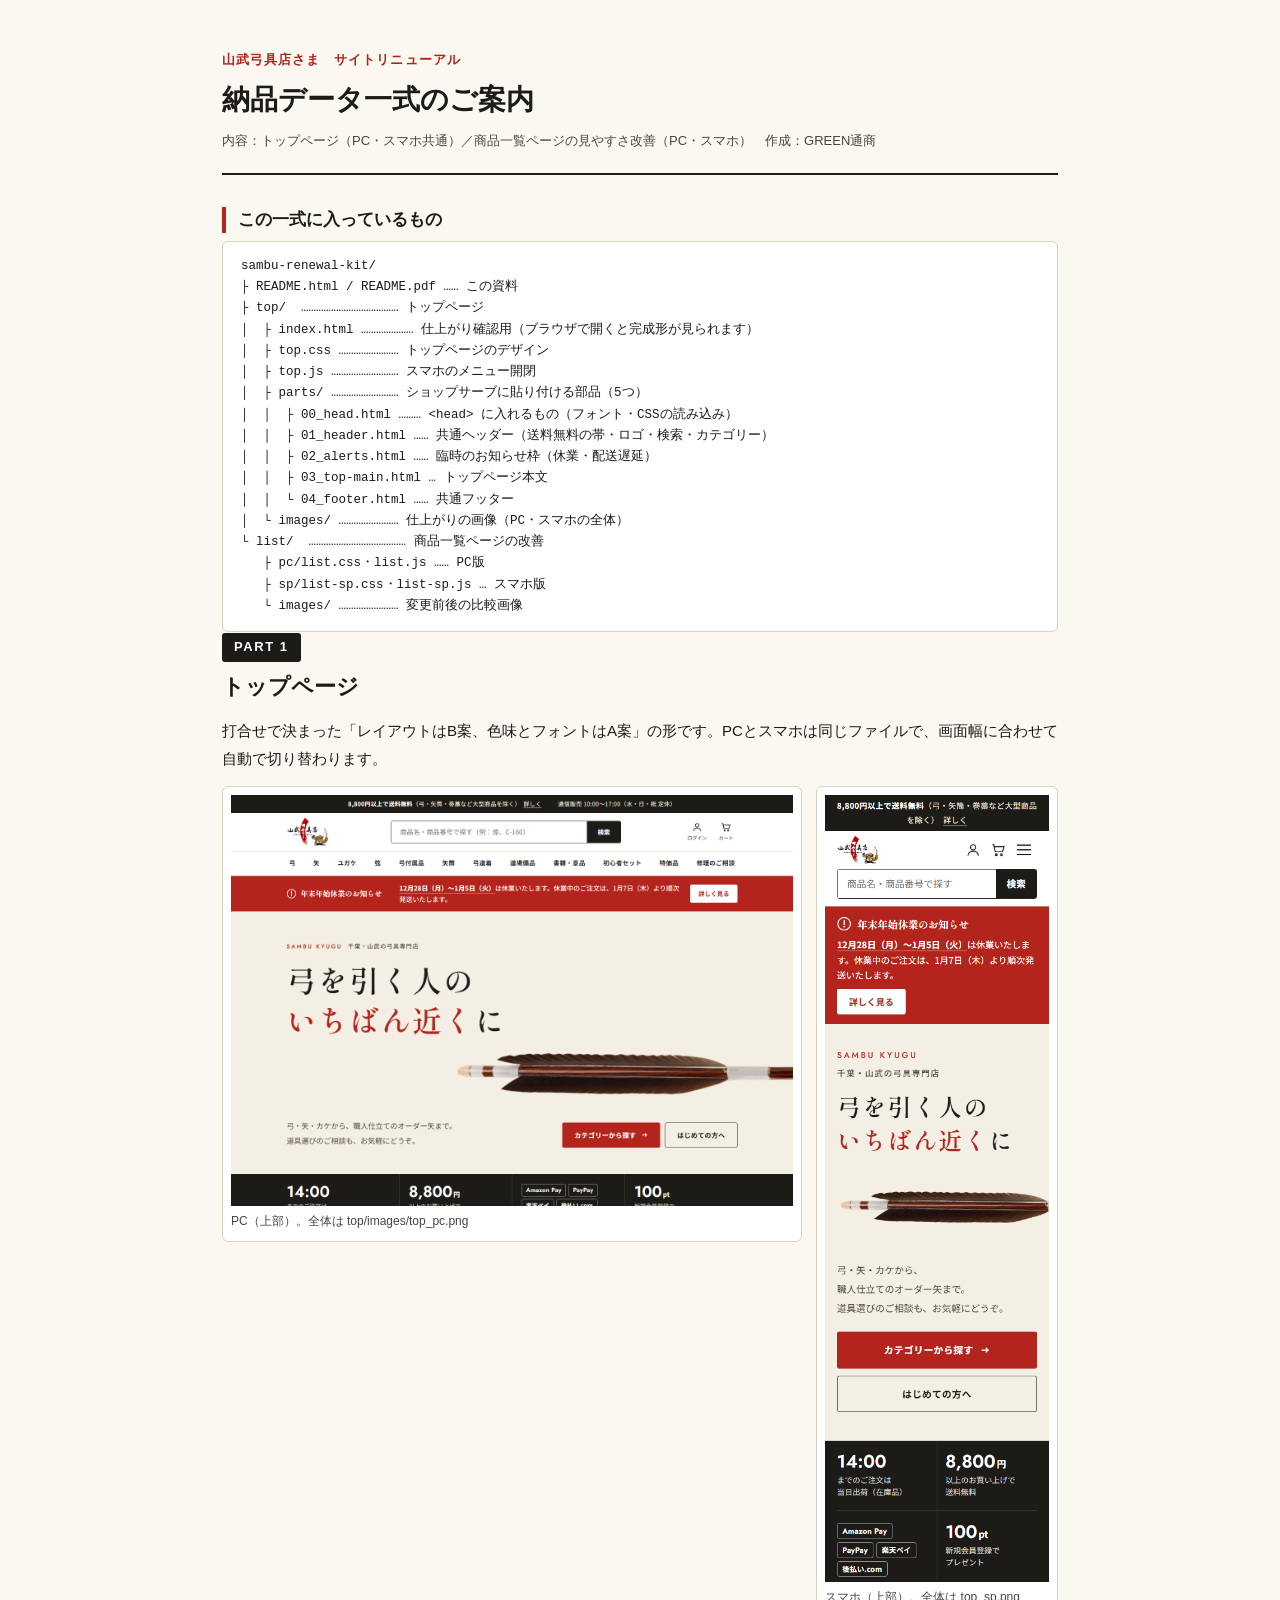
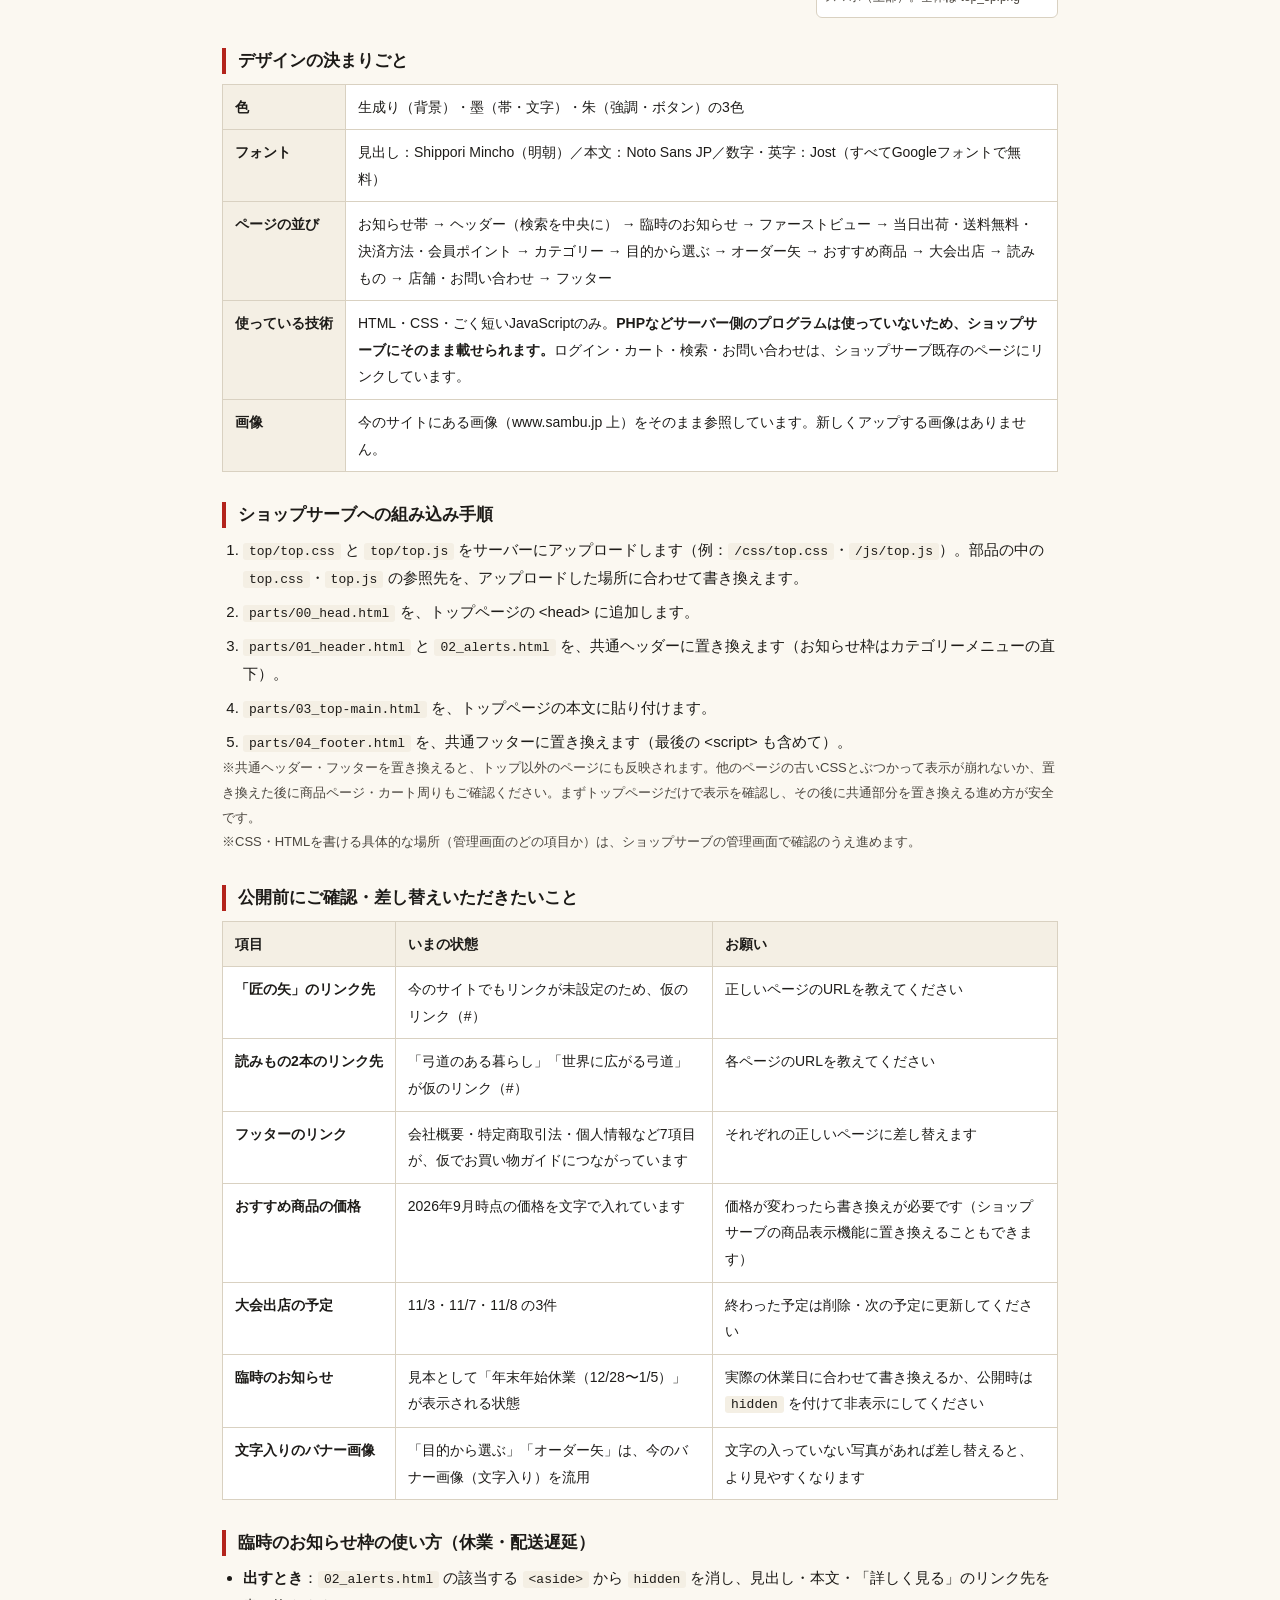
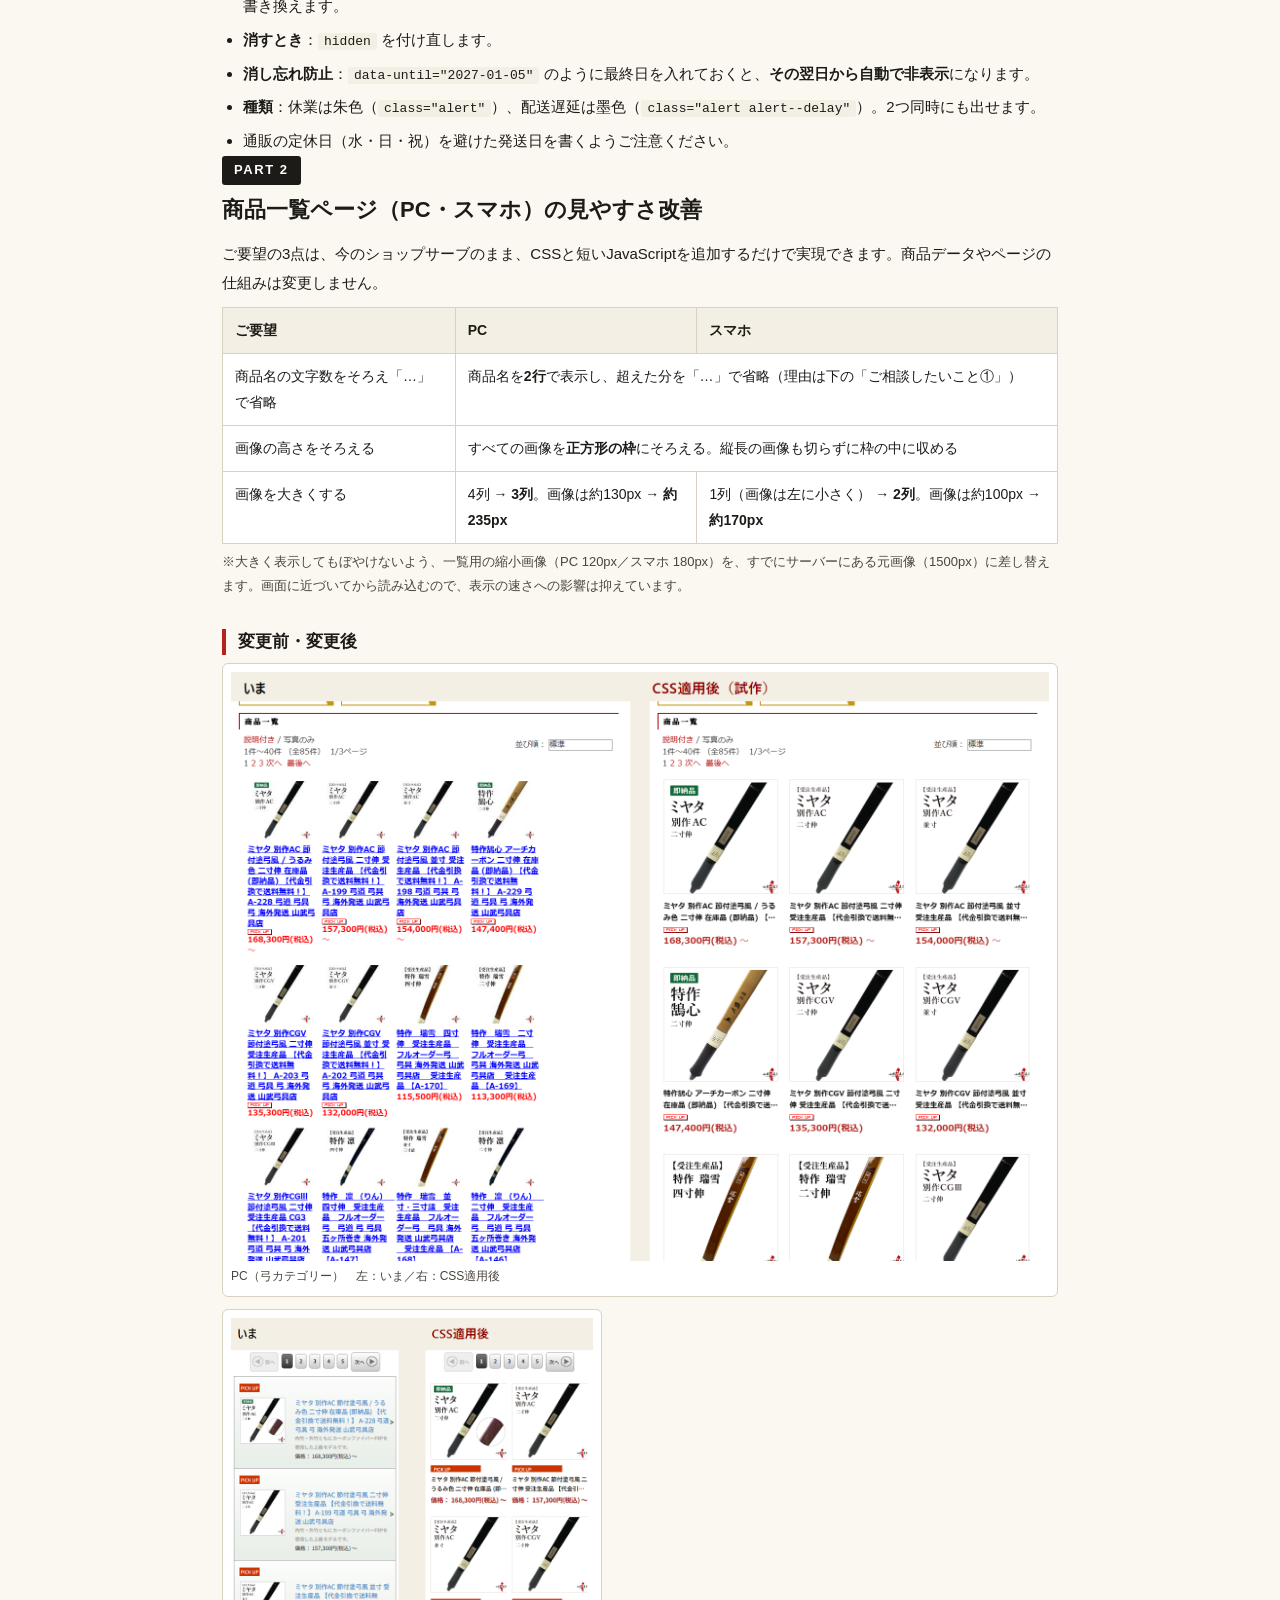
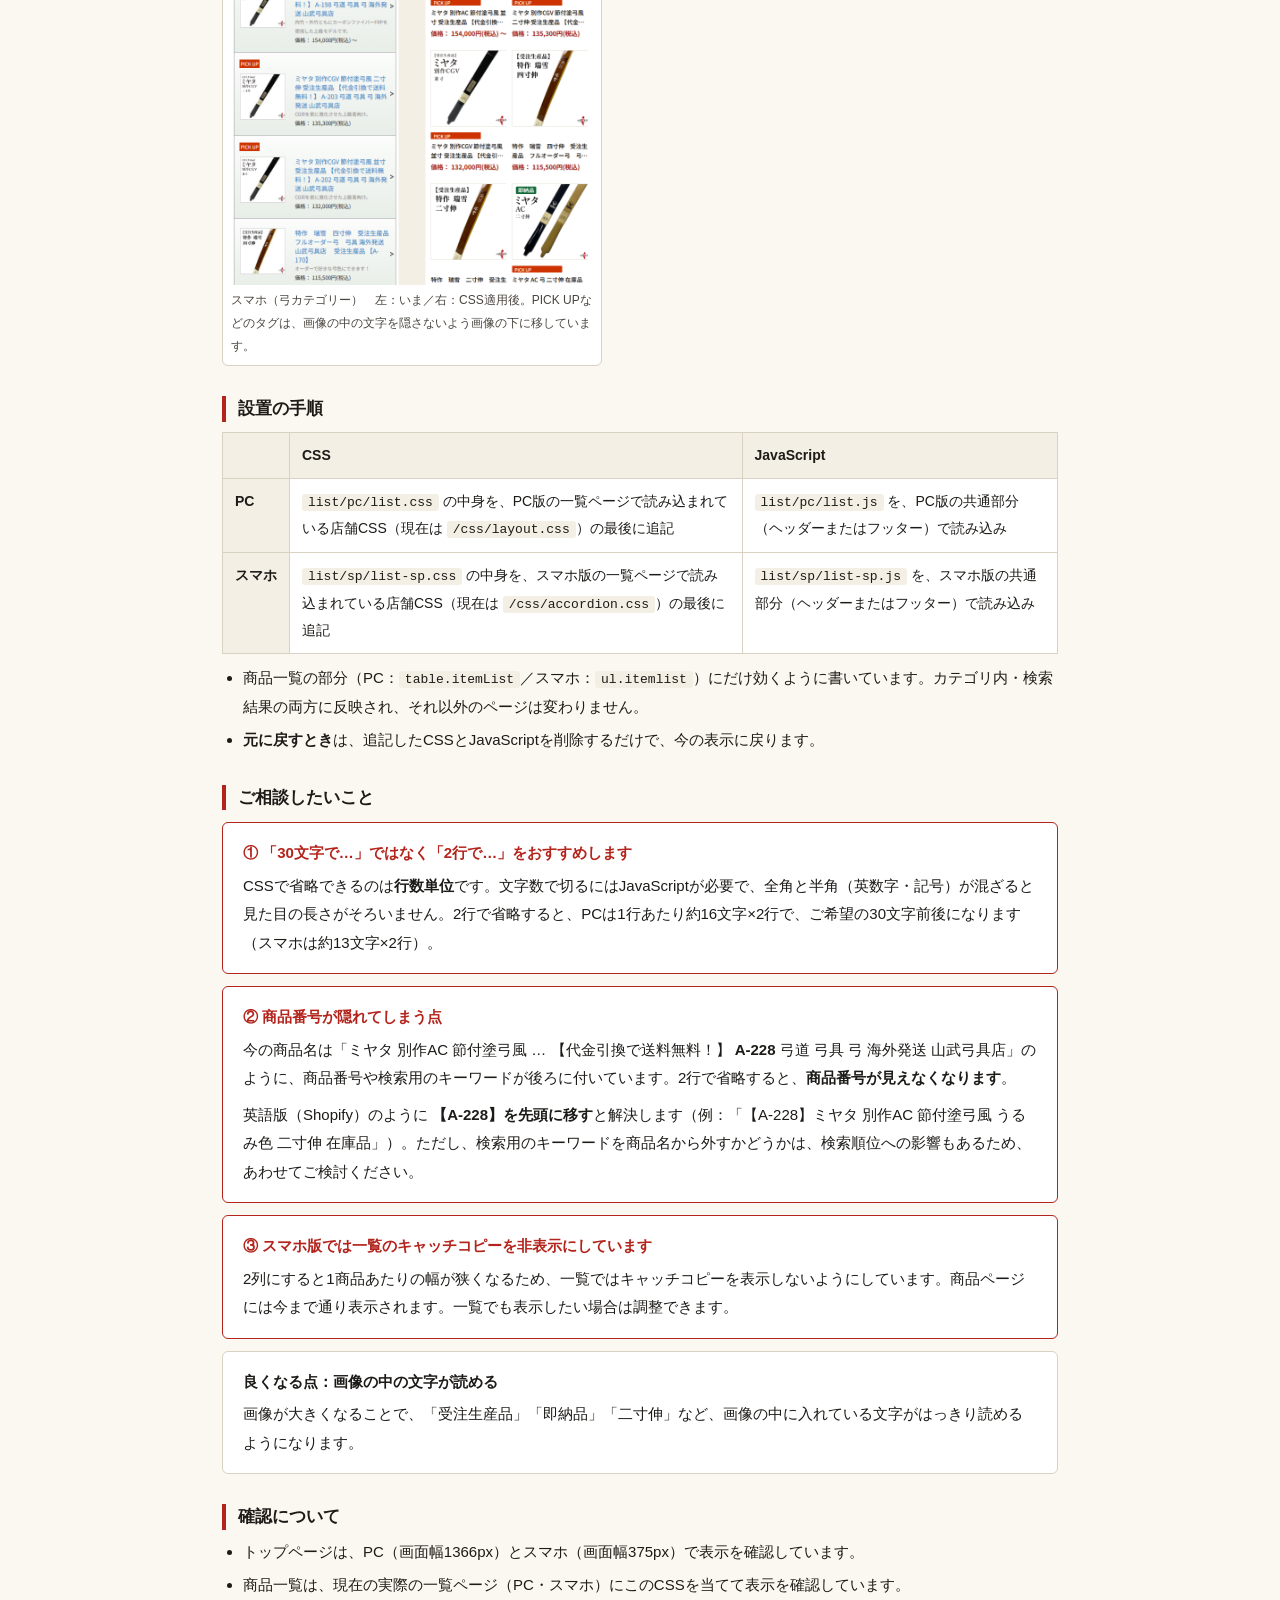
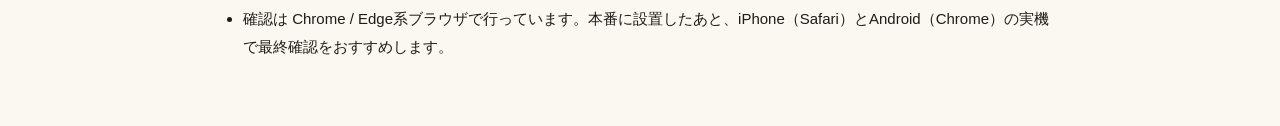
<file: kit/README.html>
<!DOCTYPE html>
<html lang="ja">
<head>
<meta charset="UTF-8">
<meta name="viewport" content="width=device-width, initial-scale=1">
<title>サイトリニューアル 納品データ一式｜山武弓具店</title>
<style>
:root{--sumi:#1d1b18;--soft:#4a453e;--kinari:#f4efe4;--paper:#fbf8f1;--shu:#b3241c;--line:#d9d1c1}
*{box-sizing:border-box;margin:0;padding:0}
body{font-family:"Noto Sans JP","Yu Gothic","Hiragino Kaku Gothic ProN",Meiryo,sans-serif;font-size:15px;line-height:1.9;color:var(--sumi);background:var(--paper)}
.page{max-width:900px;margin:0 auto;padding:48px 32px 64px}
header{border-bottom:2px solid var(--sumi);padding-bottom:20px;margin-bottom:32px}
.kicker{font-size:13px;color:var(--shu);font-weight:700;letter-spacing:.08em}
h1{font-size:28px;line-height:1.5;margin-top:6px}
.meta{font-size:13px;color:var(--soft);margin-top:8px}
.part{font-size:13px;font-weight:700;letter-spacing:.12em;color:#fff;background:var(--sumi);display:inline-block;padding:2px 12px;border-radius:3px;margin-top:40px}
h2{font-size:22px;margin:8px 0 14px;line-height:1.5}
h3{font-size:17px;margin:30px 0 8px;padding-left:12px;border-left:4px solid var(--shu);line-height:1.5}
h4{font-size:15px;margin:16px 0 4px}
p+p{margin-top:8px}
table{width:100%;border-collapse:collapse;margin-top:10px;font-size:14px;background:#fff}
th,td{border:1px solid var(--line);padding:9px 12px;text-align:left;vertical-align:top}
th{background:var(--kinari);font-weight:700;white-space:nowrap}
ol,ul{padding-left:1.4em}
li+li{margin-top:5px}
code{font-family:Consolas,"Courier New",monospace;font-size:13px;background:var(--kinari);padding:1px 6px;border-radius:3px}
.box{background:#fff;border:1px solid var(--line);border-radius:6px;padding:16px 20px;margin-top:12px}
.box--ask{border-color:var(--shu)}
.box--ask h4{margin-top:0;color:var(--shu)}
.figs{display:grid;grid-template-columns:2.4fr 1fr;gap:14px;margin-top:12px;align-items:start}
.figure{background:#fff;border:1px solid var(--line);border-radius:6px;padding:8px}
.figure img{width:100%;height:auto;display:block}
.figure p{font-size:12px;color:var(--soft);margin-top:4px}
.tree{font-family:Consolas,"Courier New",monospace;font-size:12.5px;line-height:1.7;background:#fff;border:1px solid var(--line);border-radius:6px;padding:14px 18px;white-space:pre;overflow-x:auto}
.note{font-size:13px;color:var(--soft)}
.todo td:first-child{white-space:nowrap;font-weight:700}
@media print{
  body{background:#fff;font-size:12.5px}
  .page{padding:0;max-width:none}
  h3{break-after:avoid;margin-top:22px}
  .figure,.box,table,.tree{break-inside:avoid}
  .break{break-before:page}
}
@page{size:A4;margin:15mm 14mm}
</style>
</head>
<body>
<div class="page">

<header>
  <p class="kicker">山武弓具店さま　サイトリニューアル</p>
  <h1>納品データ一式のご案内</h1>
  <p class="meta">内容：トップページ（PC・スマホ共通）／商品一覧ページの見やすさ改善（PC・スマホ）　作成：GREEN通商</p>
</header>

<h3>この一式に入っているもの</h3>
<div class="tree">sambu-renewal-kit/
├ README.html / README.pdf …… この資料
├ top/  ………………………………… トップページ
│  ├ index.html ………………… 仕上がり確認用（ブラウザで開くと完成形が見られます）
│  ├ top.css …………………… トップページのデザイン
│  ├ top.js ……………………… スマホのメニュー開閉
│  ├ parts/ ……………………… ショップサーブに貼り付ける部品（5つ）
│  │  ├ 00_head.html ……… &lt;head&gt; に入れるもの（フォント・CSSの読み込み）
│  │  ├ 01_header.html …… 共通ヘッダー（送料無料の帯・ロゴ・検索・カテゴリー）
│  │  ├ 02_alerts.html …… 臨時のお知らせ枠（休業・配送遅延）
│  │  ├ 03_top-main.html … トップページ本文
│  │  └ 04_footer.html …… 共通フッター
│  └ images/ …………………… 仕上がりの画像（PC・スマホの全体）
└ list/  ………………………………… 商品一覧ページの改善
   ├ pc/list.css・list.js …… PC版
   ├ sp/list-sp.css・list-sp.js … スマホ版
   └ images/ …………………… 変更前後の比較画像</div>

<!-- ======================== トップページ ======================== -->
<p class="part break" style="margin-top:0">PART 1</p>
<h2>トップページ</h2>
<p>打合せで決まった「レイアウトはB案、色味とフォントはA案」の形です。PCとスマホは同じファイルで、画面幅に合わせて自動で切り替わります。</p>

<div class="figs">
  <div class="figure"><img src="top/images/fv_pc.png" alt="トップページ PC ファーストビュー"><p>PC（上部）。全体は top/images/top_pc.png</p></div>
  <div class="figure"><img src="top/images/fv_sp.png" alt="トップページ スマホ ファーストビュー"><p>スマホ（上部）。全体は top_sp.png</p></div>
</div>

<h3>デザインの決まりごと</h3>
<table>
  <tr><th>色</th><td>生成り（背景）・墨（帯・文字）・朱（強調・ボタン）の3色</td></tr>
  <tr><th>フォント</th><td>見出し：Shippori Mincho（明朝）／本文：Noto Sans JP／数字・英字：Jost（すべてGoogleフォントで無料）</td></tr>
  <tr><th>ページの並び</th><td>お知らせ帯 → ヘッダー（検索を中央に） → 臨時のお知らせ → ファーストビュー → 当日出荷・送料無料・決済方法・会員ポイント → カテゴリー → 目的から選ぶ → オーダー矢 → おすすめ商品 → 大会出店 → 読みもの → 店舗・お問い合わせ → フッター</td></tr>
  <tr><th>使っている技術</th><td>HTML・CSS・ごく短いJavaScriptのみ。<b>PHPなどサーバー側のプログラムは使っていないため、ショップサーブにそのまま載せられます。</b>ログイン・カート・検索・お問い合わせは、ショップサーブ既存のページにリンクしています。</td></tr>
  <tr><th>画像</th><td>今のサイトにある画像（www.sambu.jp 上）をそのまま参照しています。新しくアップする画像はありません。</td></tr>
</table>

<h3>ショップサーブへの組み込み手順</h3>
<ol>
  <li><code>top/top.css</code> と <code>top/top.js</code> をサーバーにアップロードします（例：<code>/css/top.css</code>・<code>/js/top.js</code>）。部品の中の <code>top.css</code>・<code>top.js</code> の参照先を、アップロードした場所に合わせて書き換えます。</li>
  <li><code>parts/00_head.html</code> を、トップページの &lt;head&gt; に追加します。</li>
  <li><code>parts/01_header.html</code> と <code>02_alerts.html</code> を、共通ヘッダーに置き換えます（お知らせ枠はカテゴリーメニューの直下）。</li>
  <li><code>parts/03_top-main.html</code> を、トップページの本文に貼り付けます。</li>
  <li><code>parts/04_footer.html</code> を、共通フッターに置き換えます（最後の &lt;script&gt; も含めて）。</li>
</ol>
<p class="note">※共通ヘッダー・フッターを置き換えると、トップ以外のページにも反映されます。他のページの古いCSSとぶつかって表示が崩れないか、置き換えた後に商品ページ・カート周りもご確認ください。まずトップページだけで表示を確認し、その後に共通部分を置き換える進め方が安全です。<br>※CSS・HTMLを書ける具体的な場所（管理画面のどの項目か）は、ショップサーブの管理画面で確認のうえ進めます。</p>

<h3 class="break">公開前にご確認・差し替えいただきたいこと</h3>
<table class="todo">
  <tr><th>項目</th><th>いまの状態</th><th>お願い</th></tr>
  <tr><td>「匠の矢」のリンク先</td><td>今のサイトでもリンクが未設定のため、仮のリンク（#）</td><td>正しいページのURLを教えてください</td></tr>
  <tr><td>読みもの2本のリンク先</td><td>「弓道のある暮らし」「世界に広がる弓道」が仮のリンク（#）</td><td>各ページのURLを教えてください</td></tr>
  <tr><td>フッターのリンク</td><td>会社概要・特定商取引法・個人情報など7項目が、仮でお買い物ガイドにつながっています</td><td>それぞれの正しいページに差し替えます</td></tr>
  <tr><td>おすすめ商品の価格</td><td>2026年9月時点の価格を文字で入れています</td><td>価格が変わったら書き換えが必要です（ショップサーブの商品表示機能に置き換えることもできます）</td></tr>
  <tr><td>大会出店の予定</td><td>11/3・11/7・11/8 の3件</td><td>終わった予定は削除・次の予定に更新してください</td></tr>
  <tr><td>臨時のお知らせ</td><td>見本として「年末年始休業（12/28〜1/5）」が表示される状態</td><td>実際の休業日に合わせて書き換えるか、公開時は <code>hidden</code> を付けて非表示にしてください</td></tr>
  <tr><td>文字入りのバナー画像</td><td>「目的から選ぶ」「オーダー矢」は、今のバナー画像（文字入り）を流用</td><td>文字の入っていない写真があれば差し替えると、より見やすくなります</td></tr>
</table>

<h3>臨時のお知らせ枠の使い方（休業・配送遅延）</h3>
<ul>
  <li><b>出すとき</b>：<code>02_alerts.html</code> の該当する <code>&lt;aside&gt;</code> から <code>hidden</code> を消し、見出し・本文・「詳しく見る」のリンク先を書き換えます。</li>
  <li><b>消すとき</b>：<code>hidden</code> を付け直します。</li>
  <li><b>消し忘れ防止</b>：<code>data-until="2027-01-05"</code> のように最終日を入れておくと、<b>その翌日から自動で非表示</b>になります。</li>
  <li><b>種類</b>：休業は朱色（<code>class="alert"</code>）、配送遅延は墨色（<code>class="alert alert--delay"</code>）。2つ同時にも出せます。</li>
  <li>通販の定休日（水・日・祝）を避けた発送日を書くようご注意ください。</li>
</ul>

<!-- ======================== 商品一覧 ======================== -->
<p class="part break" style="margin-top:0">PART 2</p>
<h2>商品一覧ページ（PC・スマホ）の見やすさ改善</h2>
<p>ご要望の3点は、今のショップサーブのまま、CSSと短いJavaScriptを追加するだけで実現できます。商品データやページの仕組みは変更しません。</p>
<table>
  <tr><th>ご要望</th><th>PC</th><th>スマホ</th></tr>
  <tr><td>商品名の文字数をそろえ「…」で省略</td><td colspan="2">商品名を<b>2行</b>で表示し、超えた分を「…」で省略（理由は下の「ご相談したいこと①」）</td></tr>
  <tr><td>画像の高さをそろえる</td><td colspan="2">すべての画像を<b>正方形の枠</b>にそろえる。縦長の画像も切らずに枠の中に収める</td></tr>
  <tr><td>画像を大きくする</td><td>4列 → <b>3列</b>。画像は約130px → <b>約235px</b></td><td>1列（画像は左に小さく） → <b>2列</b>。画像は約100px → <b>約170px</b></td></tr>
</table>
<p class="note" style="margin-top:6px">※大きく表示してもぼやけないよう、一覧用の縮小画像（PC 120px／スマホ 180px）を、すでにサーバーにある元画像（1500px）に差し替えます。画面に近づいてから読み込むので、表示の速さへの影響は抑えています。</p>

<h3>変更前・変更後</h3>
<div class="figure"><img src="list/images/compare_pc.png" alt="PC版 商品一覧の変更前と変更後"><p>PC（弓カテゴリー）　左：いま／右：CSS適用後</p></div>
<div class="figure" style="max-width:380px;margin-top:12px"><img src="list/images/compare_sp.png" alt="スマホ版 商品一覧の変更前と変更後"><p>スマホ（弓カテゴリー）　左：いま／右：CSS適用後。PICK UPなどのタグは、画像の中の文字を隠さないよう画像の下に移しています。</p></div>

<h3>設置の手順</h3>
<table>
  <tr><th></th><th>CSS</th><th>JavaScript</th></tr>
  <tr><th>PC</th><td><code>list/pc/list.css</code> の中身を、PC版の一覧ページで読み込まれている店舗CSS（現在は <code>/css/layout.css</code>）の最後に追記</td><td><code>list/pc/list.js</code> を、PC版の共通部分（ヘッダーまたはフッター）で読み込み</td></tr>
  <tr><th>スマホ</th><td><code>list/sp/list-sp.css</code> の中身を、スマホ版の一覧ページで読み込まれている店舗CSS（現在は <code>/css/accordion.css</code>）の最後に追記</td><td><code>list/sp/list-sp.js</code> を、スマホ版の共通部分（ヘッダーまたはフッター）で読み込み</td></tr>
</table>
<ul style="margin-top:10px">
  <li>商品一覧の部分（PC：<code>table.itemList</code>／スマホ：<code>ul.itemlist</code>）にだけ効くように書いています。カテゴリ内・検索結果の両方に反映され、それ以外のページは変わりません。</li>
  <li><b>元に戻すとき</b>は、追記したCSSとJavaScriptを削除するだけで、今の表示に戻ります。</li>
</ul>

<h3>ご相談したいこと</h3>
<div class="box box--ask">
  <h4>① 「30文字で…」ではなく「2行で…」をおすすめします</h4>
  <p>CSSで省略できるのは<b>行数単位</b>です。文字数で切るにはJavaScriptが必要で、全角と半角（英数字・記号）が混ざると見た目の長さがそろいません。2行で省略すると、PCは1行あたり約16文字×2行で、ご希望の30文字前後になります（スマホは約13文字×2行）。</p>
</div>
<div class="box box--ask">
  <h4>② 商品番号が隠れてしまう点</h4>
  <p>今の商品名は「ミヤタ 別作AC 節付塗弓風 … 【代金引換で送料無料！】 <b>A-228</b> 弓道 弓具 弓 海外発送 山武弓具店」のように、商品番号や検索用のキーワードが後ろに付いています。2行で省略すると、<b>商品番号が見えなくなります</b>。</p>
  <p>英語版（Shopify）のように <b>【A-228】を先頭に移す</b>と解決します（例：「【A-228】ミヤタ 別作AC 節付塗弓風 うるみ色 二寸伸 在庫品」）。ただし、検索用のキーワードを商品名から外すかどうかは、検索順位への影響もあるため、あわせてご検討ください。</p>
</div>
<div class="box box--ask">
  <h4>③ スマホ版では一覧のキャッチコピーを非表示にしています</h4>
  <p>2列にすると1商品あたりの幅が狭くなるため、一覧ではキャッチコピーを表示しないようにしています。商品ページには今まで通り表示されます。一覧でも表示したい場合は調整できます。</p>
</div>
<div class="box">
  <h4 style="margin-top:0">良くなる点：画像の中の文字が読める</h4>
  <p>画像が大きくなることで、「受注生産品」「即納品」「二寸伸」など、画像の中に入れている文字がはっきり読めるようになります。</p>
</div>

<h3>確認について</h3>
<ul>
  <li>トップページは、PC（画面幅1366px）とスマホ（画面幅375px）で表示を確認しています。</li>
  <li>商品一覧は、現在の実際の一覧ページ（PC・スマホ）にこのCSSを当てて表示を確認しています。</li>
  <li>確認は Chrome / Edge系ブラウザで行っています。本番に設置したあと、iPhone（Safari）とAndroid（Chrome）の実機で最終確認をおすすめします。</li>
</ul>

</div>
</body>
</html>
</file>
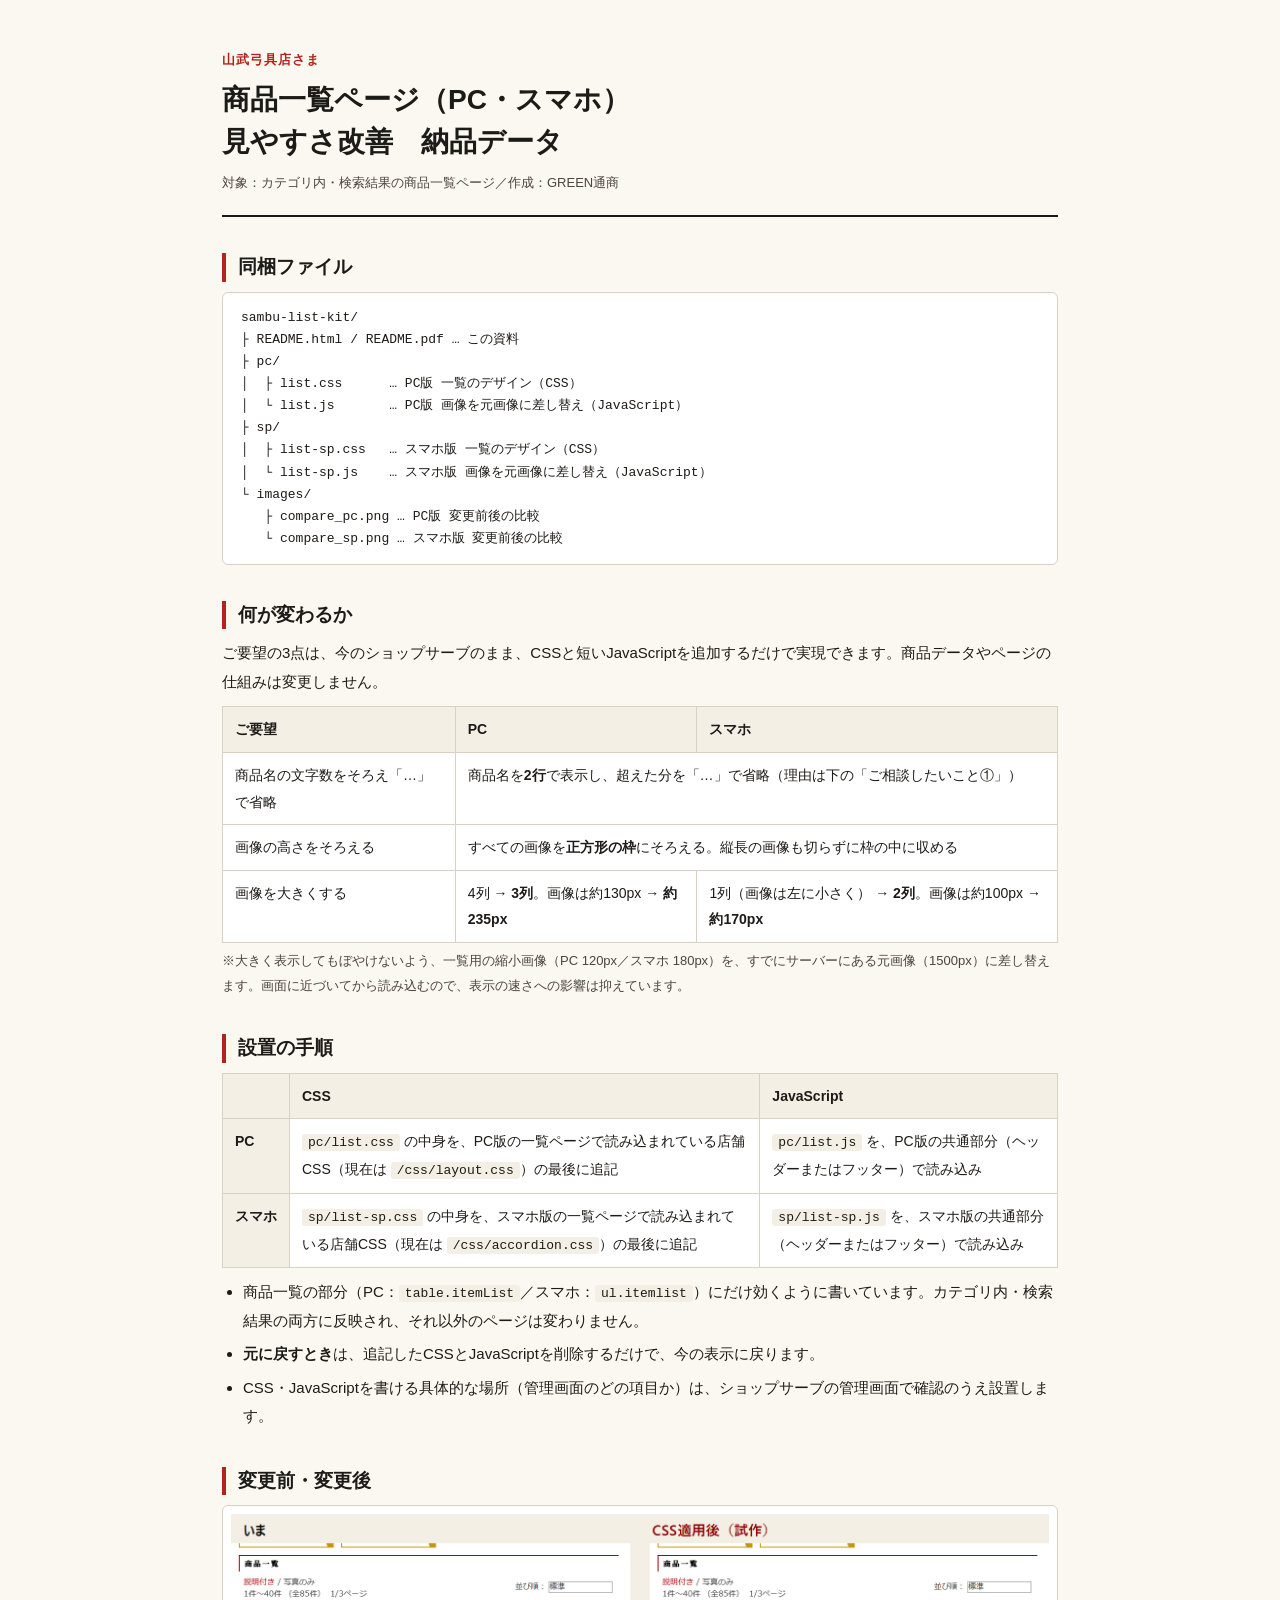
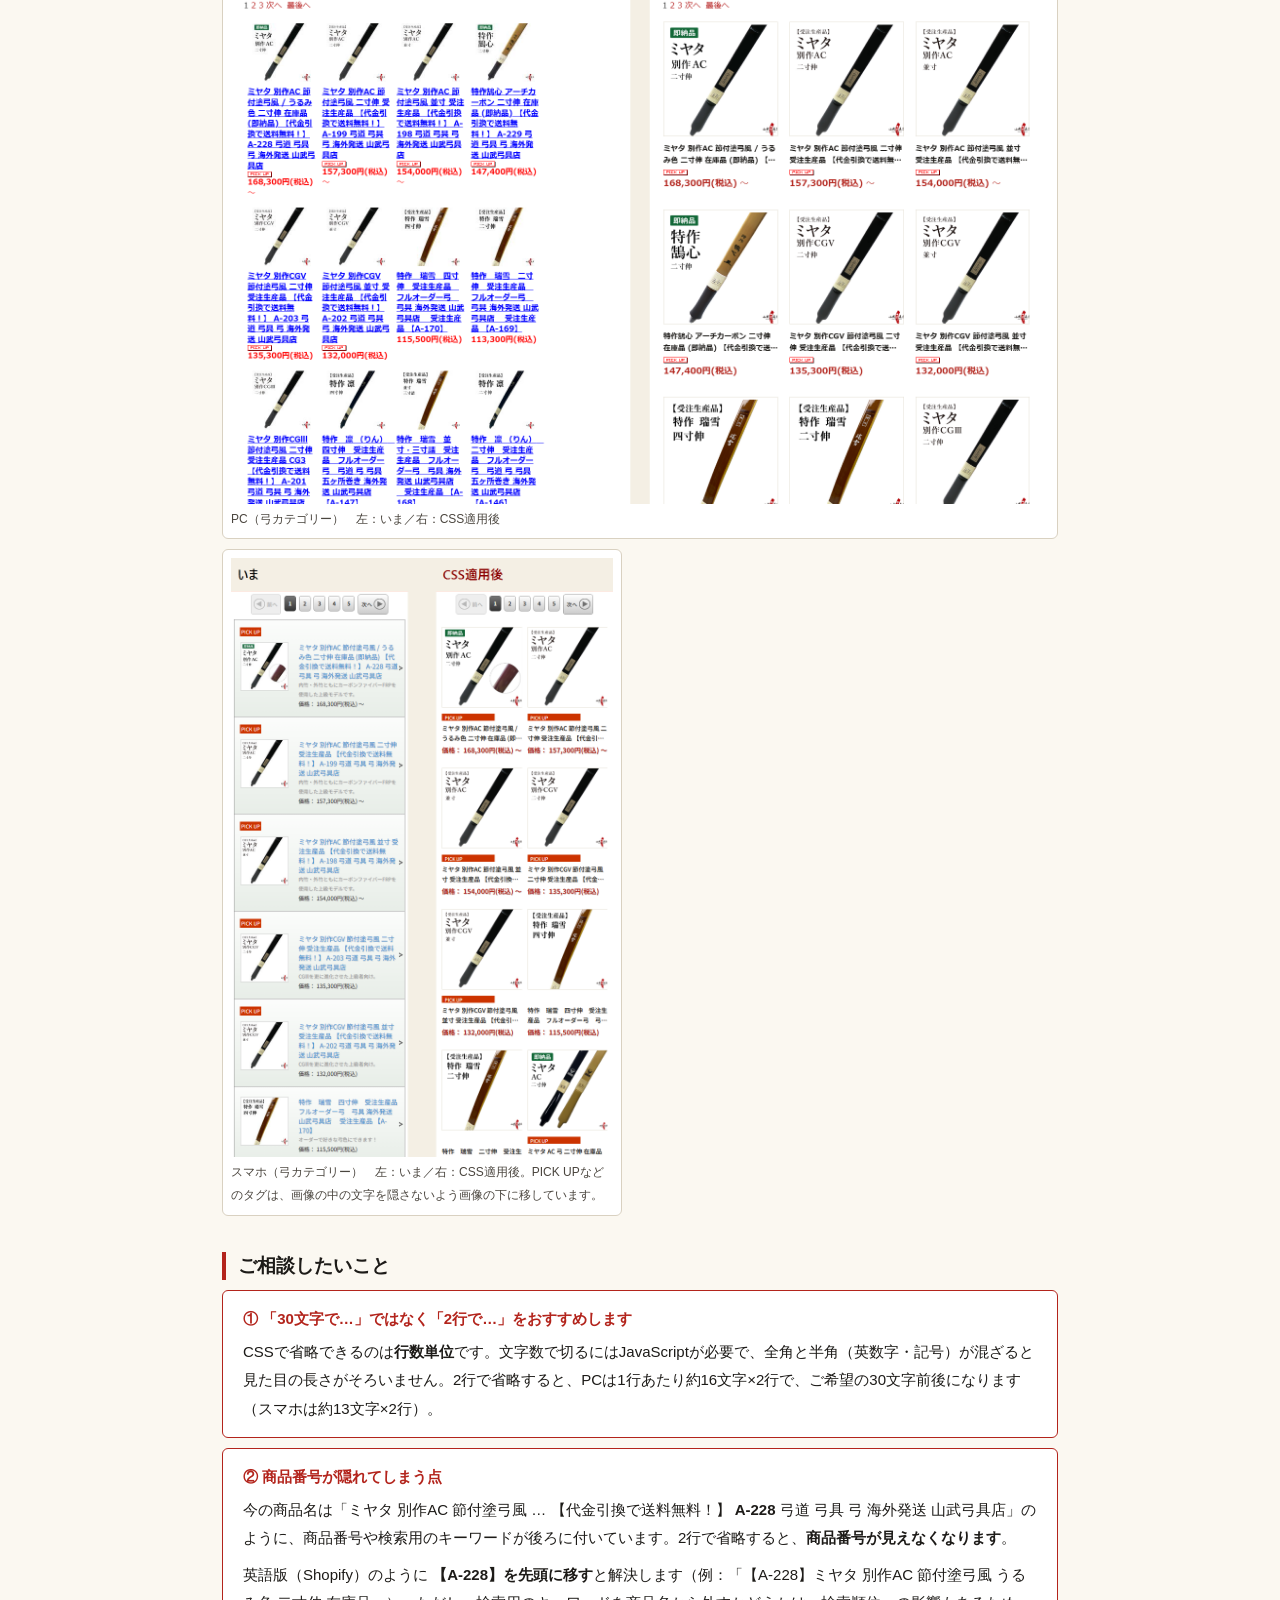
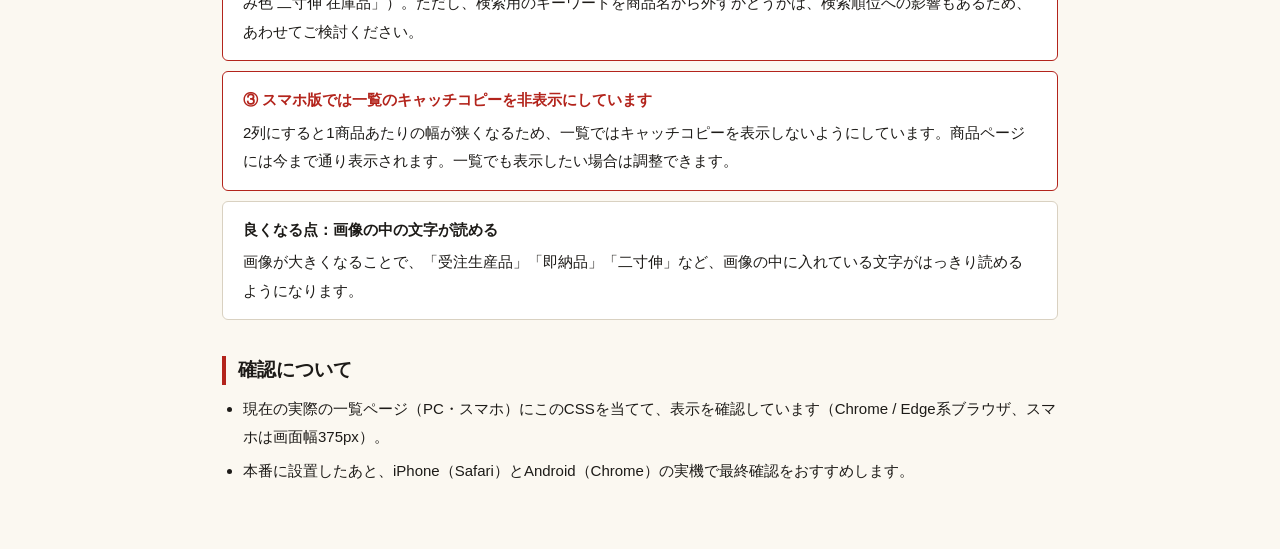
<file: list-only/README.html>
<!DOCTYPE html>
<html lang="ja">
<head>
<meta charset="UTF-8">
<meta name="viewport" content="width=device-width, initial-scale=1">
<title>商品一覧ページ 見やすさ改善 納品データ｜山武弓具店</title>
<style>
:root{--sumi:#1d1b18;--soft:#4a453e;--kinari:#f4efe4;--paper:#fbf8f1;--shu:#b3241c;--line:#d9d1c1}
*{box-sizing:border-box;margin:0;padding:0}
body{font-family:"Noto Sans JP","Yu Gothic","Hiragino Kaku Gothic ProN",Meiryo,sans-serif;font-size:15px;line-height:1.9;color:var(--sumi);background:var(--paper)}
.page{max-width:900px;margin:0 auto;padding:48px 32px 64px}
header{border-bottom:2px solid var(--sumi);padding-bottom:20px;margin-bottom:28px}
.kicker{font-size:13px;color:var(--shu);font-weight:700;letter-spacing:.08em}
h1{font-size:28px;line-height:1.5;margin-top:6px}
.meta{font-size:13px;color:var(--soft);margin-top:8px}
h2{font-size:19px;margin:36px 0 10px;padding-left:12px;border-left:4px solid var(--shu);line-height:1.5}
h4{font-size:15px;margin:0 0 4px;color:var(--shu)}
p+p{margin-top:8px}
table{width:100%;border-collapse:collapse;margin-top:10px;font-size:14px;background:#fff}
th,td{border:1px solid var(--line);padding:9px 12px;text-align:left;vertical-align:top}
th{background:var(--kinari);font-weight:700;white-space:nowrap}
ul{padding-left:1.4em}
li+li{margin-top:5px}
code{font-family:Consolas,"Courier New",monospace;font-size:13px;background:var(--kinari);padding:1px 6px;border-radius:3px}
.box{background:#fff;border:1px solid var(--shu);border-radius:6px;padding:14px 20px;margin-top:10px}
.box--plain{border-color:var(--line)}
.box--plain h4{color:var(--sumi)}
.figure{background:#fff;border:1px solid var(--line);border-radius:6px;padding:8px;margin-top:10px}
.figure img{width:100%;height:auto;display:block}
.figure p{font-size:12px;color:var(--soft);margin-top:4px}
.tree{font-family:Consolas,"Courier New",monospace;font-size:13px;line-height:1.7;background:#fff;border:1px solid var(--line);border-radius:6px;padding:14px 18px;white-space:pre}
.note{font-size:13px;color:var(--soft)}
@media print{
  body{background:#fff;font-size:12.5px}
  .page{padding:0;max-width:none}
  h2{break-after:avoid;margin-top:24px}
  .figure,.box,table,.tree{break-inside:avoid}
  .break{break-before:page}
}
@page{size:A4;margin:15mm 14mm}
</style>
</head>
<body>
<div class="page">

<header>
  <p class="kicker">山武弓具店さま</p>
  <h1>商品一覧ページ（PC・スマホ）<br>見やすさ改善　納品データ</h1>
  <p class="meta">対象：カテゴリ内・検索結果の商品一覧ページ／作成：GREEN通商</p>
</header>

<h2>同梱ファイル</h2>
<div class="tree">sambu-list-kit/
├ README.html / README.pdf … この資料
├ pc/
│  ├ list.css      … PC版 一覧のデザイン（CSS）
│  └ list.js       … PC版 画像を元画像に差し替え（JavaScript）
├ sp/
│  ├ list-sp.css   … スマホ版 一覧のデザイン（CSS）
│  └ list-sp.js    … スマホ版 画像を元画像に差し替え（JavaScript）
└ images/
   ├ compare_pc.png … PC版 変更前後の比較
   └ compare_sp.png … スマホ版 変更前後の比較</div>

<h2>何が変わるか</h2>
<p>ご要望の3点は、今のショップサーブのまま、CSSと短いJavaScriptを追加するだけで実現できます。商品データやページの仕組みは変更しません。</p>
<table>
  <tr><th>ご要望</th><th>PC</th><th>スマホ</th></tr>
  <tr><td>商品名の文字数をそろえ「…」で省略</td><td colspan="2">商品名を<b>2行</b>で表示し、超えた分を「…」で省略（理由は下の「ご相談したいこと①」）</td></tr>
  <tr><td>画像の高さをそろえる</td><td colspan="2">すべての画像を<b>正方形の枠</b>にそろえる。縦長の画像も切らずに枠の中に収める</td></tr>
  <tr><td>画像を大きくする</td><td>4列 → <b>3列</b>。画像は約130px → <b>約235px</b></td><td>1列（画像は左に小さく） → <b>2列</b>。画像は約100px → <b>約170px</b></td></tr>
</table>
<p class="note" style="margin-top:6px">※大きく表示してもぼやけないよう、一覧用の縮小画像（PC 120px／スマホ 180px）を、すでにサーバーにある元画像（1500px）に差し替えます。画面に近づいてから読み込むので、表示の速さへの影響は抑えています。</p>

<h2>設置の手順</h2>
<table>
  <tr><th></th><th>CSS</th><th>JavaScript</th></tr>
  <tr><th>PC</th><td><code>pc/list.css</code> の中身を、PC版の一覧ページで読み込まれている店舗CSS（現在は <code>/css/layout.css</code>）の最後に追記</td><td><code>pc/list.js</code> を、PC版の共通部分（ヘッダーまたはフッター）で読み込み</td></tr>
  <tr><th>スマホ</th><td><code>sp/list-sp.css</code> の中身を、スマホ版の一覧ページで読み込まれている店舗CSS（現在は <code>/css/accordion.css</code>）の最後に追記</td><td><code>sp/list-sp.js</code> を、スマホ版の共通部分（ヘッダーまたはフッター）で読み込み</td></tr>
</table>
<ul style="margin-top:10px">
  <li>商品一覧の部分（PC：<code>table.itemList</code>／スマホ：<code>ul.itemlist</code>）にだけ効くように書いています。カテゴリ内・検索結果の両方に反映され、それ以外のページは変わりません。</li>
  <li><b>元に戻すとき</b>は、追記したCSSとJavaScriptを削除するだけで、今の表示に戻ります。</li>
  <li>CSS・JavaScriptを書ける具体的な場所（管理画面のどの項目か）は、ショップサーブの管理画面で確認のうえ設置します。</li>
</ul>

<h2 class="break">変更前・変更後</h2>
<div class="figure"><img src="images/compare_pc.png" alt="PC版 商品一覧の変更前と変更後"><p>PC（弓カテゴリー）　左：いま／右：CSS適用後</p></div>
<div class="figure" style="max-width:400px"><img src="images/compare_sp.png" alt="スマホ版 商品一覧の変更前と変更後"><p>スマホ（弓カテゴリー）　左：いま／右：CSS適用後。PICK UPなどのタグは、画像の中の文字を隠さないよう画像の下に移しています。</p></div>

<h2 class="break">ご相談したいこと</h2>
<div class="box">
  <h4>① 「30文字で…」ではなく「2行で…」をおすすめします</h4>
  <p>CSSで省略できるのは<b>行数単位</b>です。文字数で切るにはJavaScriptが必要で、全角と半角（英数字・記号）が混ざると見た目の長さがそろいません。2行で省略すると、PCは1行あたり約16文字×2行で、ご希望の30文字前後になります（スマホは約13文字×2行）。</p>
</div>
<div class="box">
  <h4>② 商品番号が隠れてしまう点</h4>
  <p>今の商品名は「ミヤタ 別作AC 節付塗弓風 … 【代金引換で送料無料！】 <b>A-228</b> 弓道 弓具 弓 海外発送 山武弓具店」のように、商品番号や検索用のキーワードが後ろに付いています。2行で省略すると、<b>商品番号が見えなくなります</b>。</p>
  <p>英語版（Shopify）のように <b>【A-228】を先頭に移す</b>と解決します（例：「【A-228】ミヤタ 別作AC 節付塗弓風 うるみ色 二寸伸 在庫品」）。ただし、検索用のキーワードを商品名から外すかどうかは、検索順位への影響もあるため、あわせてご検討ください。</p>
</div>
<div class="box">
  <h4>③ スマホ版では一覧のキャッチコピーを非表示にしています</h4>
  <p>2列にすると1商品あたりの幅が狭くなるため、一覧ではキャッチコピーを表示しないようにしています。商品ページには今まで通り表示されます。一覧でも表示したい場合は調整できます。</p>
</div>
<div class="box box--plain">
  <h4>良くなる点：画像の中の文字が読める</h4>
  <p>画像が大きくなることで、「受注生産品」「即納品」「二寸伸」など、画像の中に入れている文字がはっきり読めるようになります。</p>
</div>

<h2>確認について</h2>
<ul>
  <li>現在の実際の一覧ページ（PC・スマホ）にこのCSSを当てて、表示を確認しています（Chrome / Edge系ブラウザ、スマホは画面幅375px）。</li>
  <li>本番に設置したあと、iPhone（Safari）とAndroid（Chrome）の実機で最終確認をおすすめします。</li>
</ul>

</div>
</body>
</html>
</file>
